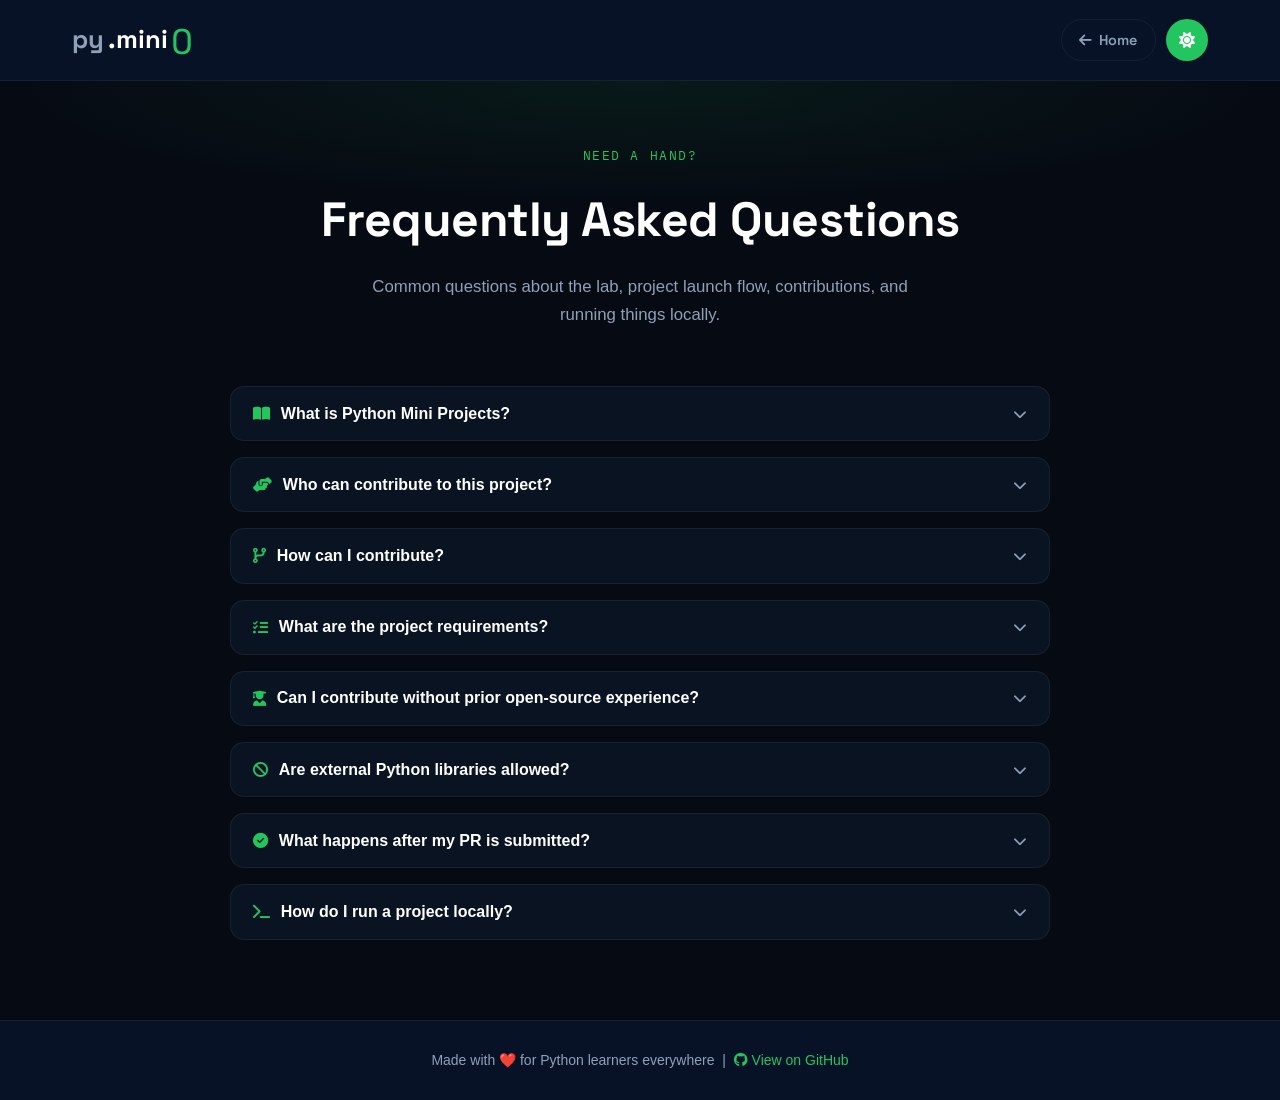
<file: web-app/faq.html>
<!DOCTYPE html>
<html lang="en">
<head>
    <meta charset="UTF-8">
    <meta name="viewport" content="width=device-width, initial-scale=1.0">
    <meta name="description" content="Frequently Asked Questions about Python Mini Projects — contributions, requirements, GSSoC participation, and running projects locally.">
    <meta name="color-scheme" content="dark light">
    <meta id="themeColorMeta" name="theme-color" content="#0f172a">
    <meta property="og:type" content="website">
    <meta property="og:url" content="https://steam-bell-92.github.io/python-mini-project/faq.html">
    <meta property="og:title" content="FAQ - Python Mini Projects">
    <meta property="og:description" content="Frequently Asked Questions about Python Mini Projects — contributions, requirements, GSSoC participation, and running projects locally.">
    <meta property="og:site_name" content="py.mini() lab">
    <meta name="twitter:card" content="summary_large_image">
    <meta name="twitter:url" content="https://steam-bell-92.github.io/python-mini-project/faq.html">
    <meta name="twitter:title" content="FAQ - Python Mini Projects">
    <meta name="twitter:description" content="Frequently Asked Questions about Python Mini Projects — contributions, requirements, GSSoC participation, and running projects locally.">
    <link rel="canonical" href="https://steam-bell-92.github.io/python-mini-project/faq.html">
    <title>FAQ - Python Mini Projects</title>
    <link rel="icon" href="assets/favicon.svg" type="image/svg+xml">
    <script type="application/ld+json">
    {"@context":"https://schema.org","@type":"FAQPage","name":"FAQ - py.mini() Lab","url":"https://steam-bell-92.github.io/python-mini-project/faq.html","publisher":{"@type":"Organization","name":"py.mini() lab"}}
    </script>
    <link rel="preconnect" href="https://fonts.googleapis.com">
    <link rel="preconnect" href="https://fonts.gstatic.com" crossorigin>
    <link href="https://fonts.googleapis.com/css2?family=IBM+Plex+Mono:wght@400;600&family=Space+Grotesk:wght@600;700&display=swap" rel="stylesheet">
    <link rel="stylesheet" href="https://cdnjs.cloudflare.com/ajax/libs/font-awesome/6.4.0/css/all.min.css">
    <style>
        :root {
            --bg-main:#060b13; --bg-card:#0a1322; --bg-header:#071227;
            --text-primary:#ffffff; --text-muted:#8fa0b7;
            --accent:#22c55e; --accent-dim:rgba(34,197,94,.12);
            --border:rgba(255,255,255,.06); --code-bg:#0d1b2a;
        }
        html[data-theme="light"] {
            --bg-main:#f8fafc; --bg-card:#ffffff; --bg-header:#ffffff;
            --text-primary:#0f172a; --text-muted:#475569;
            --accent:#16a34a; --accent-dim:rgba(22,163,74,.1);
            --border:#e2e8f0; --code-bg:#f1f5f9;
        }
        *,*::before,*::after{box-sizing:border-box;margin:0;padding:0}
        body{background:var(--bg-main);color:var(--text-primary);font-family:'Segoe UI',Roboto,sans-serif;line-height:1.7;transition:background .3s,color .3s}

        /* Header */
        .faq-header{background:var(--bg-header);border-bottom:1px solid var(--border);position:sticky;top:0;z-index:1000;transition:background .3s,border-color .3s}
        .header-inner{max-width:1200px;margin:0 auto;padding:0 2rem;height:80px;display:flex;justify-content:space-between;align-items:center;gap:1rem}
        .logo-wrap{display:flex;align-items:center;gap:4px;text-decoration:none;font-family:'Space Grotesk',sans-serif;font-size:1.6rem;font-weight:700}
        .logo-py{color:var(--text-muted)} .logo-mini{color:var(--text-primary)} .logo-parens{color:var(--accent)}
        .header-controls{display:flex;align-items:center;gap:10px}
        .btn-back,.btn-theme{height:42px;display:inline-flex;align-items:center;justify-content:center;border-radius:50px;cursor:pointer;font-family:'Space Grotesk',sans-serif;font-weight:600;font-size:.9rem;transition:all .2s ease;text-decoration:none;border:1px solid var(--border)}
        .btn-back{padding:0 1.1rem;background:transparent;color:var(--text-muted);gap:.45rem}
        .btn-back:hover{color:var(--accent);border-color:var(--accent);transform:translateY(-1px)}
        .btn-theme{width:42px;background:var(--accent);color:#fff;border-color:transparent;font-size:1rem}
        .btn-theme:hover{transform:translateY(-2px) scale(1.07)}

        /* Hero */
        .faq-hero{text-align:center;padding:4rem 1rem 2.5rem;position:relative}
        .faq-hero::before{content:'';position:absolute;inset:0;background:radial-gradient(ellipse 70% 60% at 50% 0%,rgba(34,197,94,.08) 0%,transparent 70%);pointer-events:none}
        .hero-kicker{font-family:'IBM Plex Mono',monospace;font-size:.82rem;color:var(--accent);letter-spacing:.12em;text-transform:uppercase;margin-bottom:.75rem}
        .hero-title{font-family:'Space Grotesk',sans-serif;font-size:clamp(2rem,5vw,3rem);font-weight:700;letter-spacing:-.5px;margin-bottom:.75rem}
        .hero-sub{color:var(--text-muted);font-size:1.05rem;max-width:540px;margin:0 auto}

        /* Main */
        .faq-main{max-width:860px;margin:0 auto;padding:1rem 1.25rem 5rem}
        .faq-grid{display:grid;gap:1rem}

        /* Cards */
        .faq-card{background:var(--bg-card);border:1px solid var(--border);border-radius:14px;overflow:hidden;transition:border-color .2s,box-shadow .2s}
        .faq-card:hover{border-color:rgba(34,197,94,.3);box-shadow:0 4px 20px rgba(34,197,94,.07)}
        .faq-card.open{border-color:var(--accent)}
        .faq-trigger{width:100%;display:flex;align-items:center;justify-content:space-between;gap:1rem;padding:1.1rem 1.4rem;background:transparent;border:none;cursor:pointer;text-align:left;color:var(--text-primary);font-size:1rem;font-weight:600;font-family:inherit;transition:background .2s}
        .faq-trigger:hover{background:var(--accent-dim)}
        .faq-card.open .faq-trigger{background:var(--accent-dim)}
        .faq-label{display:flex;align-items:center;gap:.65rem}
        .faq-label i{color:var(--accent);font-size:.95rem;flex-shrink:0}
        .faq-icon i{color:var(--text-muted);transition:transform .3s ease;font-size:.85rem;flex-shrink:0}
        .faq-card.open .faq-icon i{transform:rotate(180deg);color:var(--accent)}
        .faq-panel{max-height:0;overflow:hidden;transition:max-height .35s ease,padding .25s ease;padding:0 1.4rem}
        .faq-card.open .faq-panel{max-height:600px;padding:0 1.4rem 1.2rem}
        .faq-panel p{color:var(--text-muted);font-size:.97rem;margin-bottom:.75rem}
        .faq-panel p:last-child{margin-bottom:0}
        .faq-panel ul{color:var(--text-muted);font-size:.97rem;padding-left:1.4rem;margin-bottom:.75rem}
        .faq-panel li{margin-bottom:.35rem}
        .faq-panel pre{background:var(--code-bg);border:1px solid var(--border);border-left:3px solid var(--accent);border-radius:8px;padding:.75rem 1rem;margin:.6rem 0;overflow-x:auto}
        .faq-panel code{font-family:'IBM Plex Mono',monospace;font-size:.85rem;color:var(--accent)}

        /* Footer */
        .faq-footer{background:var(--bg-header);border-top:1px solid var(--border);text-align:center;padding:1.75rem 1rem;font-size:.875rem;color:var(--text-muted);transition:background .3s,border-color .3s}
        .faq-footer a{color:var(--accent);text-decoration:none;transition:opacity .2s}
        .faq-footer a:hover{opacity:.75}

        @media(max-width:600px){
            .header-inner{padding:0 1rem;height:68px}
            .logo-wrap{font-size:1.3rem}
            .btn-back span{display:none}
        }
    </style>
</head>
<body>

    <header class="faq-header">
        <div class="header-inner">
            <a href="index.html" class="logo-wrap">
                <span class="logo-py">py</span>
                <span class="logo-mini">.mini</span>
                <span class="logo-parens">()</span>
            </a>
            <div class="header-controls">
                <a href="index.html" class="btn-back">
                    <i class="fas fa-arrow-left"></i>
                    <span>Home</span>
                </a>
                <button type="button" class="btn-theme" id="themeToggle" aria-label="Toggle theme">
                    <i class="fas fa-sun" id="themeIcon"></i>
                </button>
            </div>
        </div>
    </header>

    <div class="faq-hero">
        <p class="hero-kicker">Need a hand?</p>
        <h1 class="hero-title">Frequently Asked Questions</h1>
        <p class="hero-sub">Common questions about the lab, project launch flow, contributions, and running things locally.</p>
    </div>

    <main class="faq-main">
        <div class="faq-grid">

            <article class="faq-card">
                <button class="faq-trigger" aria-expanded="false" aria-controls="faq-panel-1" id="faq-button-1">
                    <span class="faq-label"><i class="fas fa-book-open" aria-hidden="true"></i> What is Python Mini Projects?</span>
                    <span class="faq-icon"><i class="fas fa-chevron-down" aria-hidden="true"></i></span>
                </button>
                <div id="faq-panel-1" class="faq-panel" role="region" aria-labelledby="faq-button-1">
                    <p>Python Mini Projects is a GSSoC-approved open-source project designed to make learning Python fun, practical, and beginner-friendly through interactive mini projects.</p>
                    <p>Perfect for students, beginners, and anyone who wants to build fun projects while learning Python.</p>
                </div>
            </article>

            <article class="faq-card">
                <button class="faq-trigger" aria-expanded="false" aria-controls="faq-panel-2" id="faq-button-2">
                    <span class="faq-label"><i class="fas fa-hands-helping" aria-hidden="true"></i> Who can contribute to this project?</span>
                    <span class="faq-icon"><i class="fas fa-chevron-down" aria-hidden="true"></i></span>
                </button>
                <div id="faq-panel-2" class="faq-panel" role="region" aria-labelledby="faq-button-2">
                    <p>Currently, contributions are open only to officially approved GSSoC participants.</p>
                </div>
            </article>

            <article class="faq-card">
                <button class="faq-trigger" aria-expanded="false" aria-controls="faq-panel-3" id="faq-button-3">
                    <span class="faq-label"><i class="fas fa-code-branch" aria-hidden="true"></i> How can I contribute?</span>
                    <span class="faq-icon"><i class="fas fa-chevron-down" aria-hidden="true"></i></span>
                </button>
                <div id="faq-panel-3" class="faq-panel" role="region" aria-labelledby="faq-button-3">
                    <p>You can:</p>
                    <ul>
                        <li>work on existing issues</li>
                        <li>create a new issue (after checking for duplicates)</li>
                        <li>comment under the issue to get assigned</li>
                    </ul>
                    <p>A project admin will review and assign the issue.</p>
                </div>
            </article>

            <article class="faq-card">
                <button class="faq-trigger" aria-expanded="false" aria-controls="faq-panel-4" id="faq-button-4">
                    <span class="faq-label"><i class="fas fa-list-check" aria-hidden="true"></i> What are the project requirements?</span>
                    <span class="faq-icon"><i class="fas fa-chevron-down" aria-hidden="true"></i></span>
                </button>
                <div id="faq-panel-4" class="faq-panel" role="region" aria-labelledby="faq-button-4">
                    <ul>
                        <li>Python 3.10+</li>
                        <li>Standard library only (no external dependencies)</li>
                        <li>Zero setup required</li>
                        <li>Cross-platform support (Windows, macOS, Linux)</li>
                    </ul>
                </div>
            </article>

            <article class="faq-card">
                <button class="faq-trigger" aria-expanded="false" aria-controls="faq-panel-5" id="faq-button-5">
                    <span class="faq-label"><i class="fas fa-user-graduate" aria-hidden="true"></i> Can I contribute without prior open-source experience?</span>
                    <span class="faq-icon"><i class="fas fa-chevron-down" aria-hidden="true"></i></span>
                </button>
                <div id="faq-panel-5" class="faq-panel" role="region" aria-labelledby="faq-button-5">
                    <p>Yes. This project is beginner-friendly and a great place to start contributing to open source.</p>
                </div>
            </article>

            <article class="faq-card">
                <button class="faq-trigger" aria-expanded="false" aria-controls="faq-panel-6" id="faq-button-6">
                    <span class="faq-label"><i class="fas fa-ban" aria-hidden="true"></i> Are external Python libraries allowed?</span>
                    <span class="faq-icon"><i class="fas fa-chevron-down" aria-hidden="true"></i></span>
                </button>
                <div id="faq-panel-6" class="faq-panel" role="region" aria-labelledby="faq-button-6">
                    <p>No. Only Python standard libraries are allowed in this project.</p>
                </div>
            </article>

            <article class="faq-card">
                <button class="faq-trigger" aria-expanded="false" aria-controls="faq-panel-7" id="faq-button-7">
                    <span class="faq-label"><i class="fas fa-check-circle" aria-hidden="true"></i> What happens after my PR is submitted?</span>
                    <span class="faq-icon"><i class="fas fa-chevron-down" aria-hidden="true"></i></span>
                </button>
                <div id="faq-panel-7" class="faq-panel" role="region" aria-labelledby="faq-button-7">
                    <p>After your PR is reviewed and merged, your contribution points will be updated on your GSSoC profile within approximately 20–24 hours.</p>
                </div>
            </article>

            <article class="faq-card">
                <button class="faq-trigger" aria-expanded="false" aria-controls="faq-panel-8" id="faq-button-8">
                    <span class="faq-label"><i class="fas fa-terminal" aria-hidden="true"></i> How do I run a project locally?</span>
                    <span class="faq-icon"><i class="fas fa-chevron-down" aria-hidden="true"></i></span>
                </button>
                <div id="faq-panel-8" class="faq-panel" role="region" aria-labelledby="faq-button-8">
                    <p>Clone the repository:</p>
                    <pre><code>git clone https://github.com/YOUR_USERNAME/python-mini-project.git</code></pre>
                    <p>Then serve it:</p>
                    <pre><code>cd web-app
python -m http.server 5500</code></pre>
                    <p>Or with Node.js live-server:</p>
                    <pre><code>npm install -g live-server
cd web-app
live-server</code></pre>
                </div>
            </article>

        </div>
    </main>

    <footer class="faq-footer">
        <p>Made with ❤️ for Python learners everywhere &nbsp;|&nbsp;
            <a href="https://github.com/steam-bell-92/python-mini-project" target="_blank" rel="noopener noreferrer">
                <i class="fab fa-github"></i> View on GitHub
            </a>
        </p>
    </footer>

    <script>
        const html      = document.documentElement;
        const themeBtn  = document.getElementById('themeToggle');
        const themeIcon = document.getElementById('themeIcon');

        function applyTheme(t) {
            if (t === 'light') {
                html.setAttribute('data-theme', 'light');
                themeIcon.className = 'fas fa-moon';
                themeBtn.setAttribute('aria-label', 'Switch to dark mode');
            } else {
                html.removeAttribute('data-theme');
                themeIcon.className = 'fas fa-sun';
                themeBtn.setAttribute('aria-label', 'Switch to light mode');
            }
            localStorage.setItem('theme', t);
        }

        applyTheme(localStorage.getItem('theme') || 'dark');
        themeBtn.addEventListener('click', () => {
            applyTheme(html.getAttribute('data-theme') === 'light' ? 'dark' : 'light');
        });

        function closeAll() {
            document.querySelectorAll('.faq-card.open').forEach(card => {
                card.classList.remove('open');
                card.querySelector('.faq-trigger').setAttribute('aria-expanded', 'false');
            });
        }

        document.querySelectorAll('.faq-trigger').forEach(btn => {
            btn.addEventListener('click', () => {
                const card   = btn.closest('.faq-card');
                const isOpen = card.classList.contains('open');
                closeAll();
                if (!isOpen) {
                    card.classList.add('open');
                    btn.setAttribute('aria-expanded', 'true');
                }
            });
            btn.addEventListener('keydown', e => {
                if (e.key === 'Enter' || e.key === ' ') { e.preventDefault(); btn.click(); }
            });
        });
    </script>

</body>
</html>
</file>
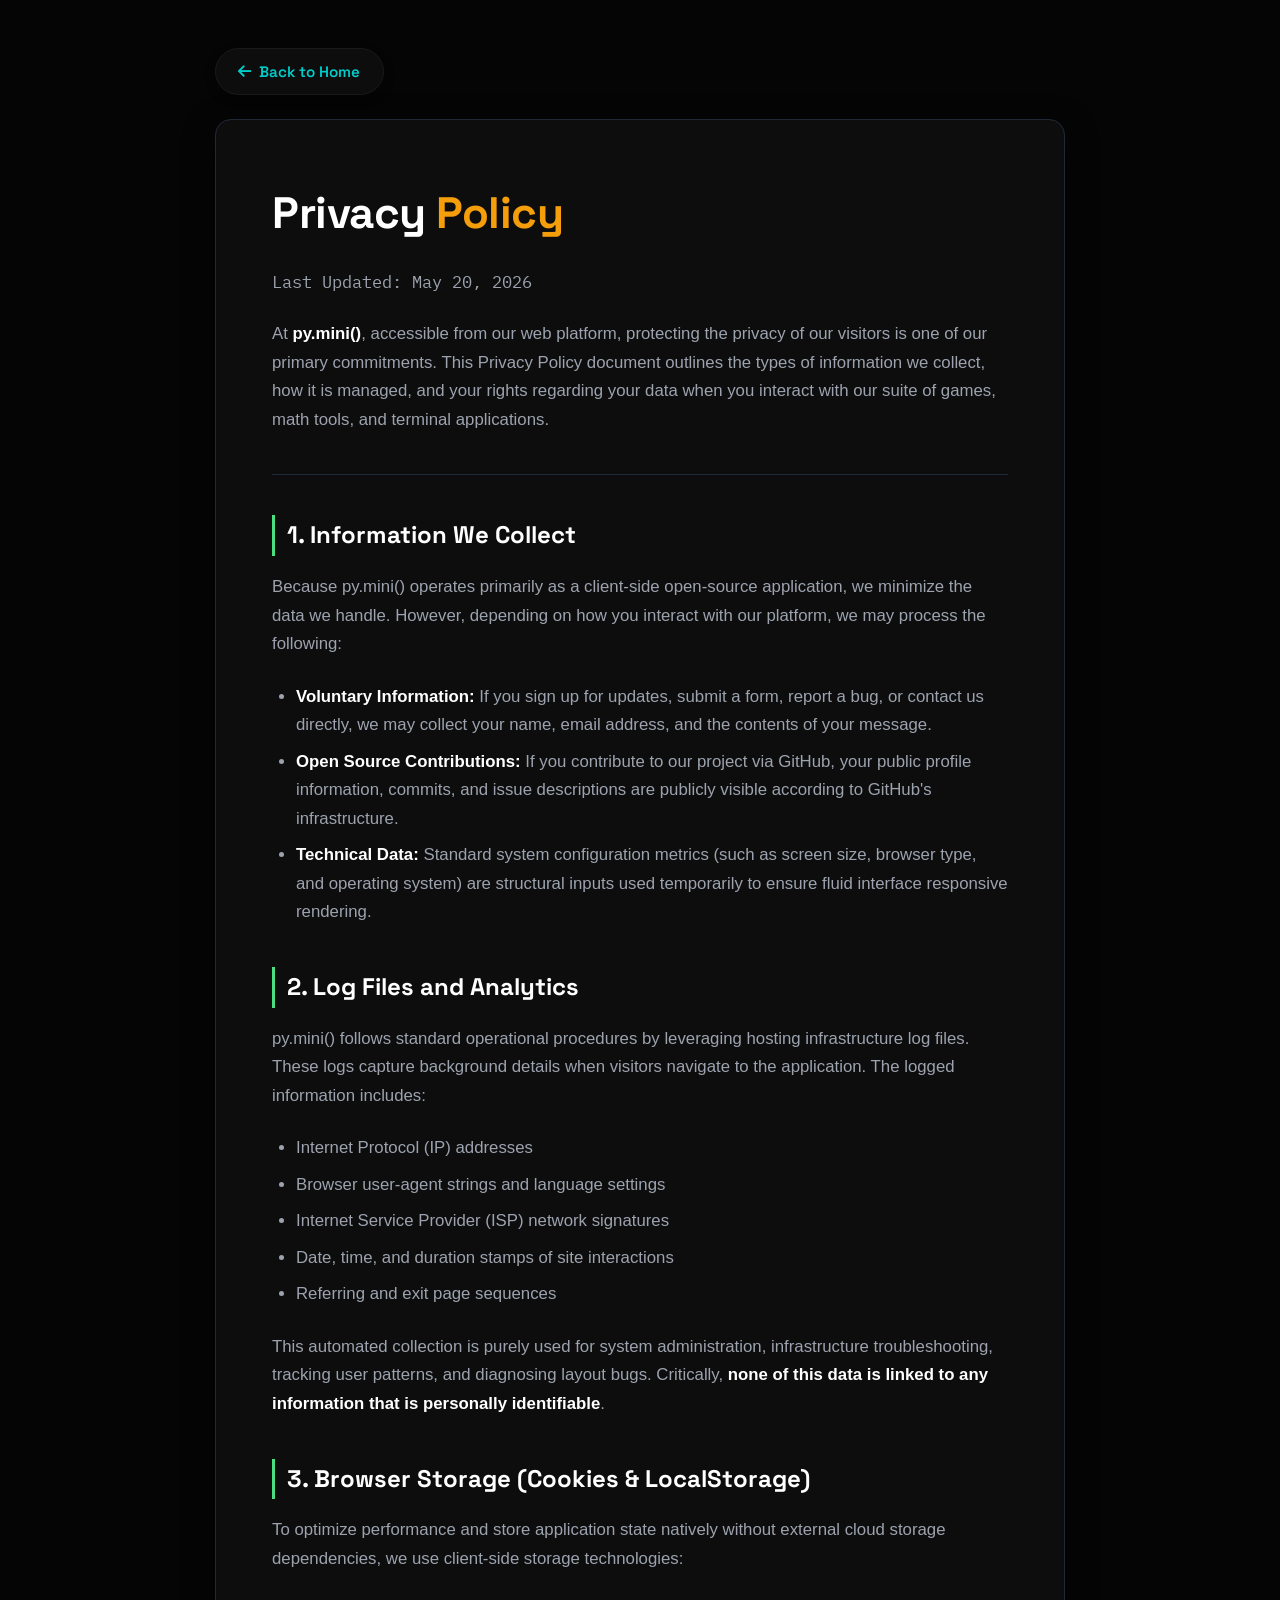
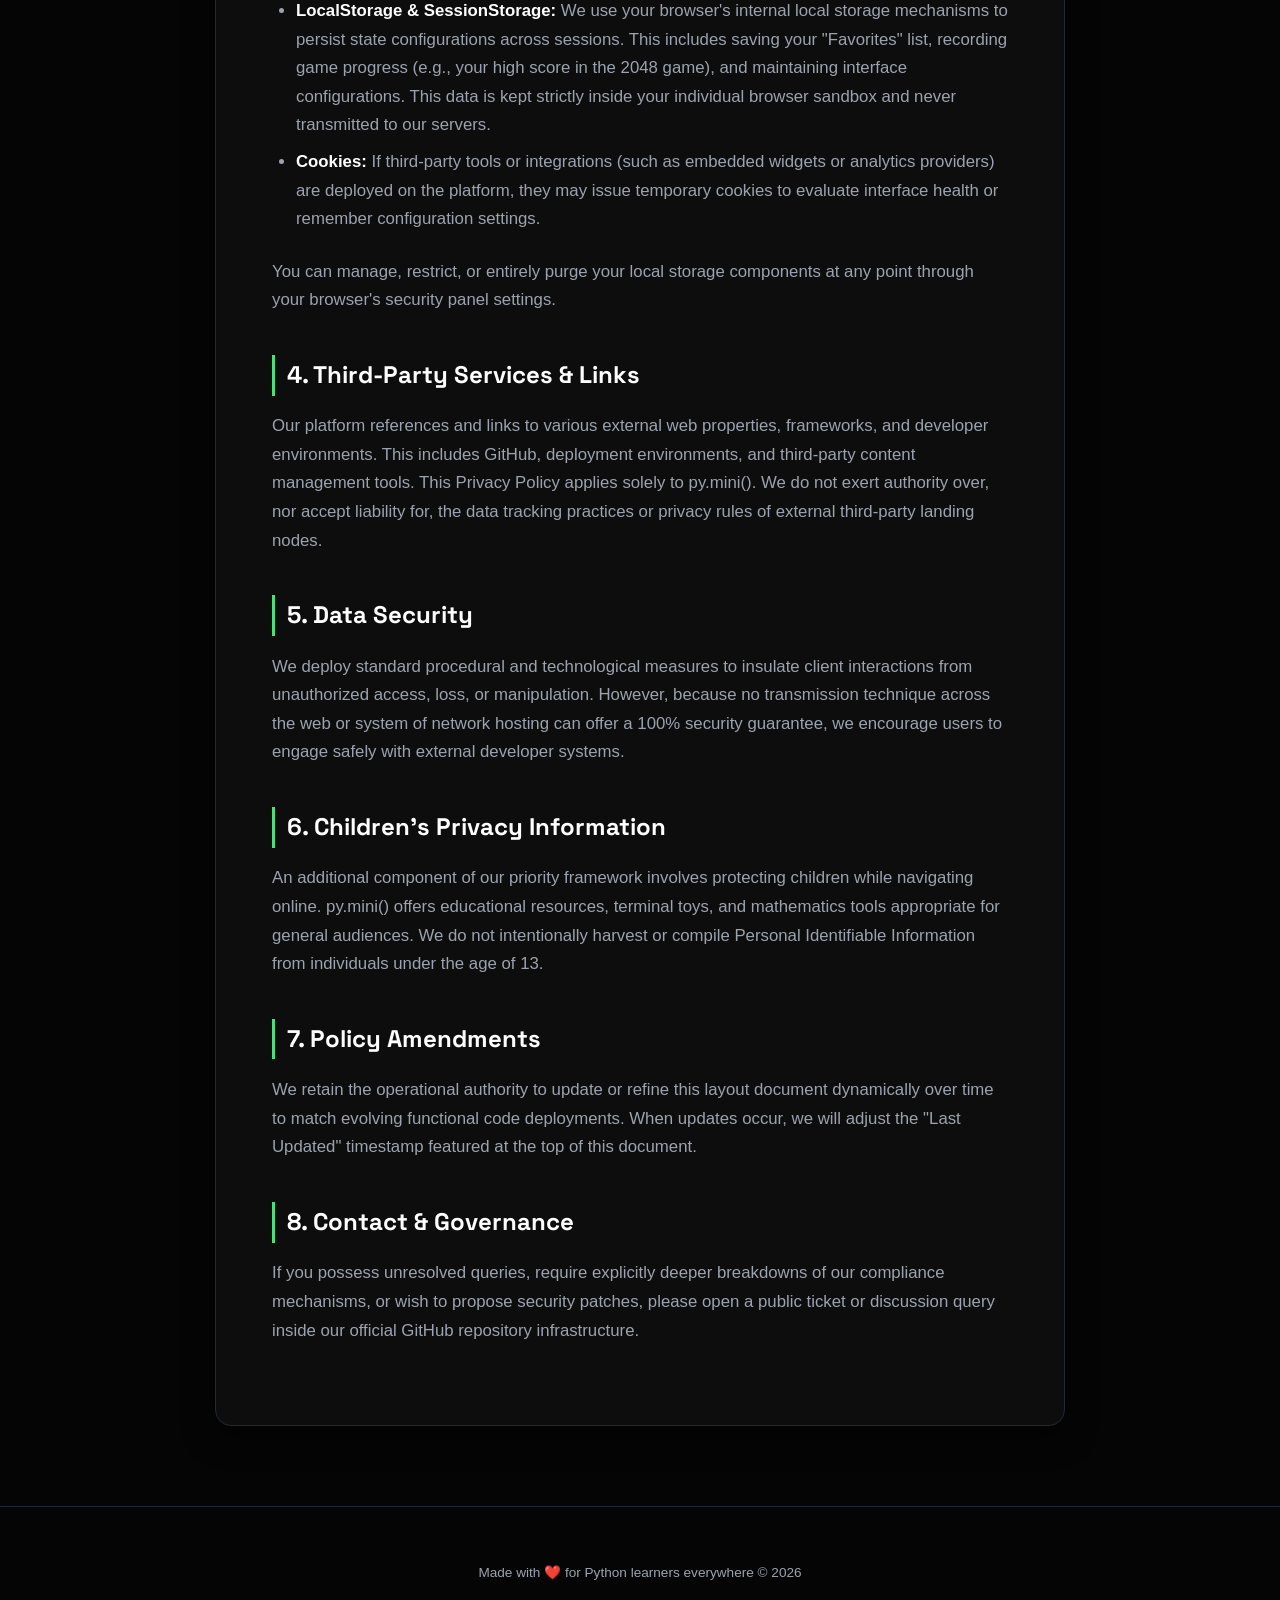
<file: web-app/privacy-policy.html>
<!DOCTYPE html>
<html lang="en">
<head>
    <meta charset="UTF-8">
    <meta name="viewport" content="width=device-width, initial-scale=1.0">
    <meta name="description" content="Read the Privacy Policy of py.mini(). Learn how we protect user privacy, minimize data tracking, and store state natively in local storage.">
    
    <meta property="og:type" content="website">
    <meta property="og:url" content="https://steam-bell-92.github.io/python-mini-project/privacy-policy.html">
    <meta property="og:title" content="Privacy Policy - py.mini() Lab">
    <meta property="og:description" content="Read the Privacy Policy of py.mini(). Learn how we protect user privacy, minimize data tracking, and store state natively in local storage.">
    <meta property="og:site_name" content="py.mini() lab">

    <meta name="twitter:card" content="summary_large_image">
    <meta name="twitter:url" content="https://steam-bell-92.github.io/python-mini-project/privacy-policy.html">
    <meta name="twitter:title" content="Privacy Policy - py.mini() Lab">
    <meta name="twitter:description" content="Read the Privacy Policy of py.mini(). Learn how we protect user privacy, minimize data tracking, and store state natively in local storage.">
    <link rel="canonical" href="https://steam-bell-92.github.io/python-mini-project/privacy-policy.html">

    <title>Privacy Policy - py.mini() Lab</title>
    <link rel="icon" href="assets/favicon.svg" type="image/svg+xml">
    
    <script type="application/ld+json">
    {
      "@context": "https://schema.org",
      "@type": "WebPage",
      "name": "Privacy Policy - py.mini() Lab",
      "description": "Read the Privacy Policy of py.mini(). Learn how we protect user privacy, minimize data tracking, and store state natively in local storage.",
      "url": "https://steam-bell-92.github.io/python-mini-project/privacy-policy.html",
      "publisher": {
        "@type": "Organization",
                "name": "py.mini() lab"
      }
    }
    </script>

    <link rel="preconnect" href="https://fonts.googleapis.com">
    <link rel="preconnect" href="https://fonts.gstatic.com" crossorigin>
    <link href="https://fonts.googleapis.com/css2?family=IBM+Plex+Mono:wght@400;600&family=Space+Grotesk:wght@600;700&display=swap" rel="stylesheet">
    <link rel="stylesheet" href="https://cdnjs.cloudflare.com/ajax/libs/font-awesome/6.4.0/css/all.min.css">

    <style>
        /* ==========================================================================
           COLOR TOKENS & ROOT STYLES
           ========================================================================== */
        :root {
            --bg-main: #050505;       
            --bg-card: #0d0d0d;       
            --text-primary: #ffffff;
            --text-muted: #9ca3af;    
            --accent-green: #4ade80;  
            --accent-orange: #f59e0b; 
            --accent-cyan: #00cecb;    /* Specific Cyan tint from the target image */
            --border-color: #1f2937;  
            --header-bg: #050505;
            --btn-bg: #0d0d0d;
            --btn-border: #1a1a1a;
        }

        /* ==========================================================================
           DYNAMIC LIGHT THEME STATE
           ========================================================================== */
        html[data-theme="light"], body.light-mode {
            --bg-main: #f8fafc;       
            --bg-card: #ffffff;       
            --text-primary: #0f172a;  
            --text-muted: #475569;    
            --border-color: #e2e8f0;  
            --accent-green: #16a34a;  
            --accent-orange: #d97706;
            --accent-cyan: #008482;
            --header-bg: #ffffff;
            --btn-bg: #ffffff;
            --btn-border: #e2e8f0;
        }

        body {
            background-color: var(--bg-main);
            color: var(--text-primary);
            font-family: 'Segoe UI', Roboto, sans-serif;
            margin: 0;
            padding: 0;
            line-height: 1.7;
            transition: background-color 0.3s ease, color 0.3s ease;
        }

        .logo-py { color: var(--accent-orange); } 
        .logo-mini { color: var(--text-primary); }
        .logo-parens { color: var(--accent-green); }

        .controls-row {
            display: flex;
            align-items: center;
            gap: 14px;
        }

        .theme-toggle-btn {
            width: 48px;
            height: 48px;
            display: inline-flex;
            align-items: center;
            justify-content: center;
            border-radius: 50px;
            cursor: pointer;
            transition: all 0.25s ease;
            border: none;
            background: var(--accent-green);
            color: #050505; 
            font-size: 1.1rem;
        }

        html[data-theme="light"] .theme-toggle-btn, body.light-mode .theme-toggle-btn {
            color: #ffffff;
        }

        .theme-toggle-btn:hover {
            transform: translateY(-2px) scale(1.05);
        }

        /* ==========================================================================
           MAIN CONTENT AND NEW PILL BACK BUTTON
           ========================================================================== */
        .privacy-wrapper {
            padding: 3rem 1rem 5rem 1rem;
            display: flex;
            flex-direction: column;
            align-items: center;
        }

        .content-container {
            max-width: 850px;
            width: 100%;
            display: flex;
            flex-direction: column;
            gap: 1.5rem;
        }

        /* Exact layout and style matching reference image */
        .back-home-pill {
            align-self: flex-start;
            background-color: var(--btn-bg);
            border: 1px solid var(--btn-border);
            color: var(--accent-cyan);
            padding: 0.6rem 1.4rem;
            border-radius: 50px;
            font-family: 'Space Grotesk', sans-serif;
            font-weight: 600;
            font-size: 0.95rem;
            text-decoration: none;
            display: inline-flex;
            align-items: center;
            gap: 8px;
            box-shadow: 0 4px 12px rgba(0, 0, 0, 0.2);
            transition: all 0.2s ease-in-out;
        }

        .back-home-pill:hover {
            transform: translateY(-2px);
            border-color: var(--accent-cyan);
            box-shadow: 0 6px 16px rgba(0, 206, 203, 0.15);
        }

        .privacy-card {
            background-color: var(--bg-card);
            width: 100%;
            padding: 3.5rem;
            border-radius: 16px;
            border: 1px solid var(--border-color);
            box-shadow: 0 10px 30px rgba(0, 0, 0, 0.5);
            transition: background-color 0.3s ease, border-color 0.3s ease;
            box-sizing: border-box;
        }

        .privacy-card h1 {
            font-family: 'Space Grotesk', sans-serif;
            font-size: 2.75rem;
            margin-top: 0;
            margin-bottom: 0.5rem;
            letter-spacing: -0.5px;
        }

        .title-accent {
            color: var(--accent-orange);
        }

        .last-updated {
            color: var(--accent-green);
            font-size: 0.9rem;
            font-family: 'IBM Plex Mono', monospace;
            margin-bottom: 2.5rem;
        }

        .divider {
            border: 0;
            height: 1px;
            background: var(--border-color);
            margin: 2.5rem 0;
        }

        .privacy-card h2 {
            font-family: 'Space Grotesk', sans-serif;
            color: var(--text-primary);
            font-size: 1.5rem;
            margin-top: 2.5rem;
            margin-bottom: 1rem;
            border-left: 3px solid var(--accent-green);
            padding-left: 12px;
        }

        .privacy-card p, .privacy-card ul {
            color: var(--text-muted);
            font-size: 1.05rem;
            margin-bottom: 1.5rem;
        }

        .privacy-card ul { padding-left: 1.5rem; }
        .privacy-card li { margin-bottom: 0.5rem; }
        .privacy-card strong { color: var(--text-primary); }

        /* ==========================================================================
           FOOTER BASE
           ========================================================================== */
        .privacy-footer {
            text-align: center;
            padding: 2.5rem;
            color: var(--text-muted);
            font-size: 0.85rem;
            border-top: 1px solid var(--border-color);
        }

        /* ==========================================================================
           RESPONSIVE STRUCTURAL TWEAKS
           ========================================================================== */
        @media (max-width: 768px) {
            .privacy-card { padding: 2.5rem 1.5rem; }
            .privacy-card h1 { font-size: 2.25rem; }
            .header-container { padding: 0 1rem; }
            .logo-wrap { font-size: 1.6rem; }
        }
    </style>
</head>
<body>
    <main class="privacy-wrapper">
        <div class="content-container">
            <a href="index.html" class="back-home-pill">
                <i class="fas fa-arrow-left"></i> Back to Home
            </a>

            <article class="privacy-card">
                <h1>Privacy <span class="title-accent">Policy</span></h1>
                <p class="last-updated">Last Updated: May 20, 2026</p>
                
                <p>At <strong>py.mini()</strong>, accessible from our web platform, protecting the privacy of our visitors is one of our primary commitments. This Privacy Policy document outlines the types of information we collect, how it is managed, and your rights regarding your data when you interact with our suite of games, math tools, and terminal applications.</p>
                
                <hr class="divider">

                <section>
                    <h2>1. Information We Collect</h2>
                    <p>Because py.mini() operates primarily as a client-side open-source application, we minimize the data we handle. However, depending on how you interact with our platform, we may process the following:</p>
                    <ul>
                        <li><strong>Voluntary Information:</strong> If you sign up for updates, submit a form, report a bug, or contact us directly, we may collect your name, email address, and the contents of your message.</li>
                        <li><strong>Open Source Contributions:</strong> If you contribute to our project via GitHub, your public profile information, commits, and issue descriptions are publicly visible according to GitHub's infrastructure.</li>
                        <li><strong>Technical Data:</strong> Standard system configuration metrics (such as screen size, browser type, and operating system) are structural inputs used temporarily to ensure fluid interface responsive rendering.</li>
                    </ul>
                </section>

                <section>
                    <h2>2. Log Files and Analytics</h2>
                    <p>py.mini() follows standard operational procedures by leveraging hosting infrastructure log files. These logs capture background details when visitors navigate to the application. The logged information includes:</p>
                    <ul>
                        <li>Internet Protocol (IP) addresses</li>
                        <li>Browser user-agent strings and language settings</li>
                        <li>Internet Service Provider (ISP) network signatures</li>
                        <li>Date, time, and duration stamps of site interactions</li>
                        <li>Referring and exit page sequences</li>
                    </ul>
                    <p>This automated collection is purely used for system administration, infrastructure troubleshooting, tracking user patterns, and diagnosing layout bugs. Critically, <strong>none of this data is linked to any information that is personally identifiable</strong>.</p>
                </section>

                <section>
                    <h2>3. Browser Storage (Cookies & LocalStorage)</h2>
                    <p>To optimize performance and store application state natively without external cloud storage dependencies, we use client-side storage technologies:</p>
                    <ul>
                        <li><strong>LocalStorage & SessionStorage:</strong> We use your browser's internal local storage mechanisms to persist state configurations across sessions. This includes saving your "Favorites" list, recording game progress (e.g., your high score in the 2048 game), and maintaining interface configurations. This data is kept strictly inside your individual browser sandbox and never transmitted to our servers.</li>
                        <li><strong>Cookies:</strong> If third-party tools or integrations (such as embedded widgets or analytics providers) are deployed on the platform, they may issue temporary cookies to evaluate interface health or remember configuration settings.</li>
                    </ul>
                    <p>You can manage, restrict, or entirely purge your local storage components at any point through your browser's security panel settings.</p>
                </section>

                <section>
                    <h2>4. Third-Party Services & Links</h2>
                    <p>Our platform references and links to various external web properties, frameworks, and developer environments. This includes GitHub, deployment environments, and third-party content management tools. This Privacy Policy applies solely to py.mini(). We do not exert authority over, nor accept liability for, the data tracking practices or privacy rules of external third-party landing nodes.</p>
                </section>

                <section>
                    <h2>5. Data Security</h2>
                    <p>We deploy standard procedural and technological measures to insulate client interactions from unauthorized access, loss, or manipulation. However, because no transmission technique across the web or system of network hosting can offer a 100% security guarantee, we encourage users to engage safely with external developer systems.</p>
                </section>

                <section>
                    <h2>6. Children's Privacy Information</h2>
                    <p>An additional component of our priority framework involves protecting children while navigating online. py.mini() offers educational resources, terminal toys, and mathematics tools appropriate for general audiences. We do not intentionally harvest or compile Personal Identifiable Information from individuals under the age of 13.</p>
                </section>

                <section>
                    <h2>7. Policy Amendments</h2>
                    <p>We retain the operational authority to update or refine this layout document dynamically over time to match evolving functional code deployments. When updates occur, we will adjust the "Last Updated" timestamp featured at the top of this document.</p>
                </section>

                <section>
                    <h2>8. Contact & Governance</h2>
                    <p>If you possess unresolved queries, require explicitly deeper breakdowns of our compliance mechanisms, or wish to propose security patches, please open a public ticket or discussion query inside our official GitHub repository infrastructure.</p>
                </section>
            </article>
        </div>
    </main>

    <footer class="privacy-footer">
        <p>Made with ❤️ for Python learners everywhere &copy; 2026</p>
    </footer>

    <script>
        const themeToggleBtn = document.getElementById('privacyThemeToggle');
        const themeIcon = document.getElementById('themeIcon');
        const htmlElement = document.documentElement;

        function initTheme() {
            const savedTheme = localStorage.getItem('theme') || 'dark';
            applyTheme(savedTheme);
        }

        function applyTheme(theme) {
            if (theme === 'light') {
                htmlElement.setAttribute('data-theme', 'light');
                document.body.classList.add('light-mode');
                themeIcon.className = 'fas fa-moon'; 
            } else {
                htmlElement.removeAttribute('data-theme');
                document.body.classList.remove('light-mode');
                themeIcon.className = 'fas fa-sun'; 
            }
            localStorage.setItem('theme', theme);
        }

        themeToggleBtn.addEventListener('click', () => {
            const currentTheme = htmlElement.getAttribute('data-theme') === 'light' ? 'light' : 'dark';
            const nextTheme = currentTheme === 'dark' ? 'light' : 'dark';
            applyTheme(nextTheme);
        });

        initTheme();
    </script>
</body>
</html>
</file>
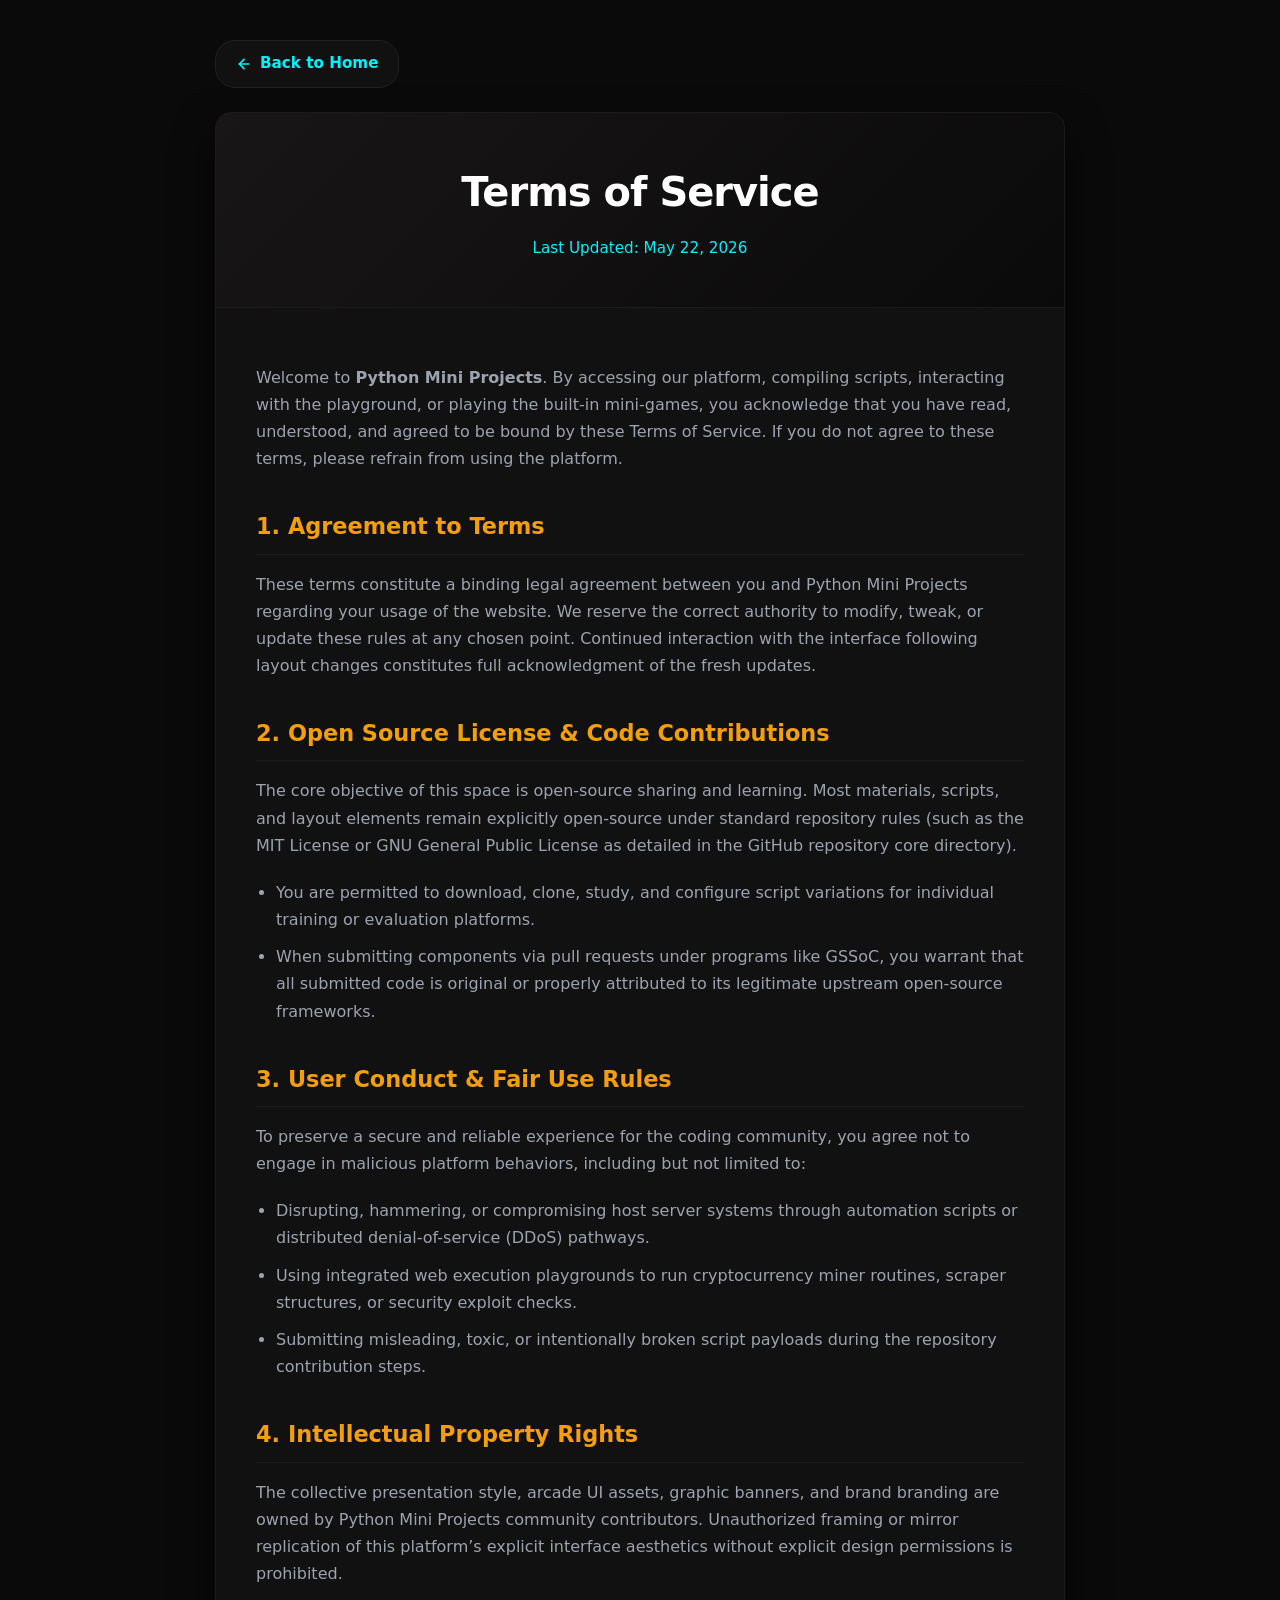
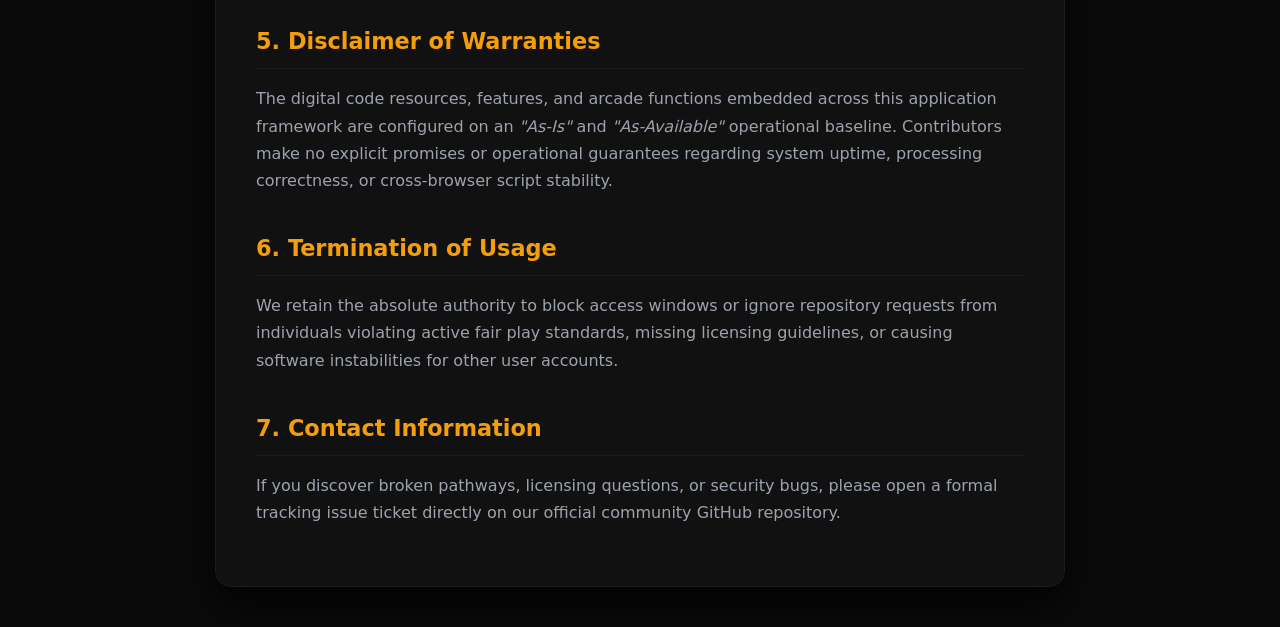
<file: web-app/terms-condition.html>
<!DOCTYPE html>
<html lang="en">
<head>
    <meta charset="UTF-8">
    <meta name="viewport" content="width=device-width, initial-scale=1.0">
    <title>Terms of Service - Python Mini Projects</title>
    <style>
        /* Base Layout & Exact Homepage Match Theme Colors */
        body {
            background-color: #0b0a0a; /* Exact homepage dark background color */
            color: #d1d5db;
            font-family: 'Segoe UI', system-ui, -apple-system, sans-serif;
            margin: 0;
            padding: 0;
            line-height: 1.7;
        }

        .tos-container {
            max-width: 850px;
            margin: 40px auto;
            padding: 0 20px;
        }

        /* Top Action Bar containing the Navigation Button */
        .action-bar {
            margin-bottom: 24px;
        }

        .btn-back {
            display: inline-flex;
            align-items: center;
            gap: 8px;
            background-color: #121111; /* Matches dark button background */
            color: #00f2fe; /* Highlighting arcade cyan/mint hue from the navbar button */
            text-decoration: none;
            padding: 10px 20px;
            border-radius: 20px; /* Rounded pill shape matching your top nav buttons */
            font-size: 0.95rem;
            font-weight: 600;
            border: 1px solid #221f1f;
            transition: all 0.2s ease-in-out;
        }

        .btn-back:hover {
            background-color: #00f2fe;
            color: #0b0a0a;
            border-color: #00f2fe;
            box-shadow: 0 0 15px rgba(0, 242, 254, 0.4);
            transform: translateX(-2px);
        }

        /* Card Container matching the homepage grid items layout */
        .tos-card {
            background: #121111; /* Matches the exact grid project card background */
            border: 1px solid #1c1a1a; /* Subtle separator borders */
            border-radius: 16px;
            overflow: hidden;
            box-shadow: 0 20px 40px rgba(0, 0, 0, 0.7);
        }

        .tos-header {
            background: linear-gradient(135deg, #181616 0%, #0b0a0a 100%);
            padding: 45px 40px;
            border-bottom: 1px solid #1c1a1a;
            text-align: center;
        }

        .tos-header h1 {
            color: #ffffff;
            font-size: 2.5rem;
            margin: 0 0 10px 0;
            font-weight: 700;
            letter-spacing: -0.025em;
        }

        .tos-header p {
            color: #00f2fe; /* Neon accent highlight color */
            margin: 0;
            font-size: 0.95rem;
            font-weight: 500;
        }

        /* Main Policy Typography Layout */
        .tos-body {
            padding: 40px;
        }

        .tos-section-title {
            color: #f59e0b; /* Golden Orange Accent matching repository icons */
            font-size: 1.4rem;
            margin-top: 35px;
            margin-bottom: 15px;
            font-weight: 600;
            border-bottom: 1px solid #1c1a1a;
            padding-bottom: 8px;
        }

        .tos-body p {
            color: #9ca3af;
            margin-bottom: 20px;
        }

        .tos-list {
            padding-left: 20px;
            margin-bottom: 20px;
            color: #9ca3af;
        }

        .tos-list li {
            margin-bottom: 10px;
        }

        /* Responsive Breakpoints */
        @media (max-width: 768px) {
            .tos-container {
                margin: 20px auto;
            }
            .tos-header {
                padding: 30px 20px;
            }
            .tos-header h1 {
                font-size: 2rem;
            }
            .tos-body {
                padding: 25px 20px;
            }
        }
    </style>
</head>
<body>

    <div class="tos-container">
        
        <div class="action-bar">
            <a href="./index.html" class="btn-back">
                <svg width="16" height="16" viewBox="0 0 24 24" fill="none" stroke="currentColor" stroke-width="2.5" stroke-linecap="round" stroke-linejoin="round"><line x1="19" y1="12" x2="5" y2="12"></line><polyline points="12 19 5 12 12 5"></polyline></svg>
                Back to Home
            </a>
        </div>

        <article class="tos-card">
            
            <header class="tos-header">
                <h1>Terms of Service</h1>
                <p>Last Updated: May 22, 2026</p>
            </header>

            <div class="tos-body">
                <p>Welcome to <strong>Python Mini Projects</strong>. By accessing our platform, compiling scripts, interacting with the playground, or playing the built-in mini-games, you acknowledge that you have read, understood, and agreed to be bound by these Terms of Service. If you do not agree to these terms, please refrain from using the platform.</p>

                <h2 class="tos-section-title">1. Agreement to Terms</h2>
                <p>These terms constitute a binding legal agreement between you and Python Mini Projects regarding your usage of the website. We reserve the correct authority to modify, tweak, or update these rules at any chosen point. Continued interaction with the interface following layout changes constitutes full acknowledgment of the fresh updates.</p>

                <h2 class="tos-section-title">2. Open Source License & Code Contributions</h2>
                <p>The core objective of this space is open-source sharing and learning. Most materials, scripts, and layout elements remain explicitly open-source under standard repository rules (such as the MIT License or GNU General Public License as detailed in the GitHub repository core directory).</p>
                <ul class="tos-list">
                    <li>You are permitted to download, clone, study, and configure script variations for individual training or evaluation platforms.</li>
                    <li>When submitting components via pull requests under programs like GSSoC, you warrant that all submitted code is original or properly attributed to its legitimate upstream open-source frameworks.</li>
                </ul>

                <h2 class="tos-section-title">3. User Conduct & Fair Use Rules</h2>
                <p>To preserve a secure and reliable experience for the coding community, you agree not to engage in malicious platform behaviors, including but not limited to:</p>
                <ul class="tos-list">
                    <li>Disrupting, hammering, or compromising host server systems through automation scripts or distributed denial-of-service (DDoS) pathways.</li>
                    <li>Using integrated web execution playgrounds to run cryptocurrency miner routines, scraper structures, or security exploit checks.</li>
                    <li>Submitting misleading, toxic, or intentionally broken script payloads during the repository contribution steps.</li>
                </ul>

                <h2 class="tos-section-title">4. Intellectual Property Rights</h2>
                <p>The collective presentation style, arcade UI assets, graphic banners, and brand branding are owned by Python Mini Projects community contributors. Unauthorized framing or mirror replication of this platform’s explicit interface aesthetics without explicit design permissions is prohibited.</p>

                <h2 class="tos-section-title">5. Disclaimer of Warranties</h2>
                <p>The digital code resources, features, and arcade functions embedded across this application framework are configured on an <em>"As-Is"</em> and <em>"As-Available"</em> operational baseline. Contributors make no explicit promises or operational guarantees regarding system uptime, processing correctness, or cross-browser script stability.</p>

                <h2 class="tos-section-title">6. Termination of Usage</h2>
                <p>We retain the absolute authority to block access windows or ignore repository requests from individuals violating active fair play standards, missing licensing guidelines, or causing software instabilities for other user accounts.</p>

                <h2 class="tos-section-title">7. Contact Information</h2>
                <p>If you discover broken pathways, licensing questions, or security bugs, please open a formal tracking issue ticket directly on our official community GitHub repository.</p>
            </div>

        </article>
    </div>

</body>
</html>
</file>
